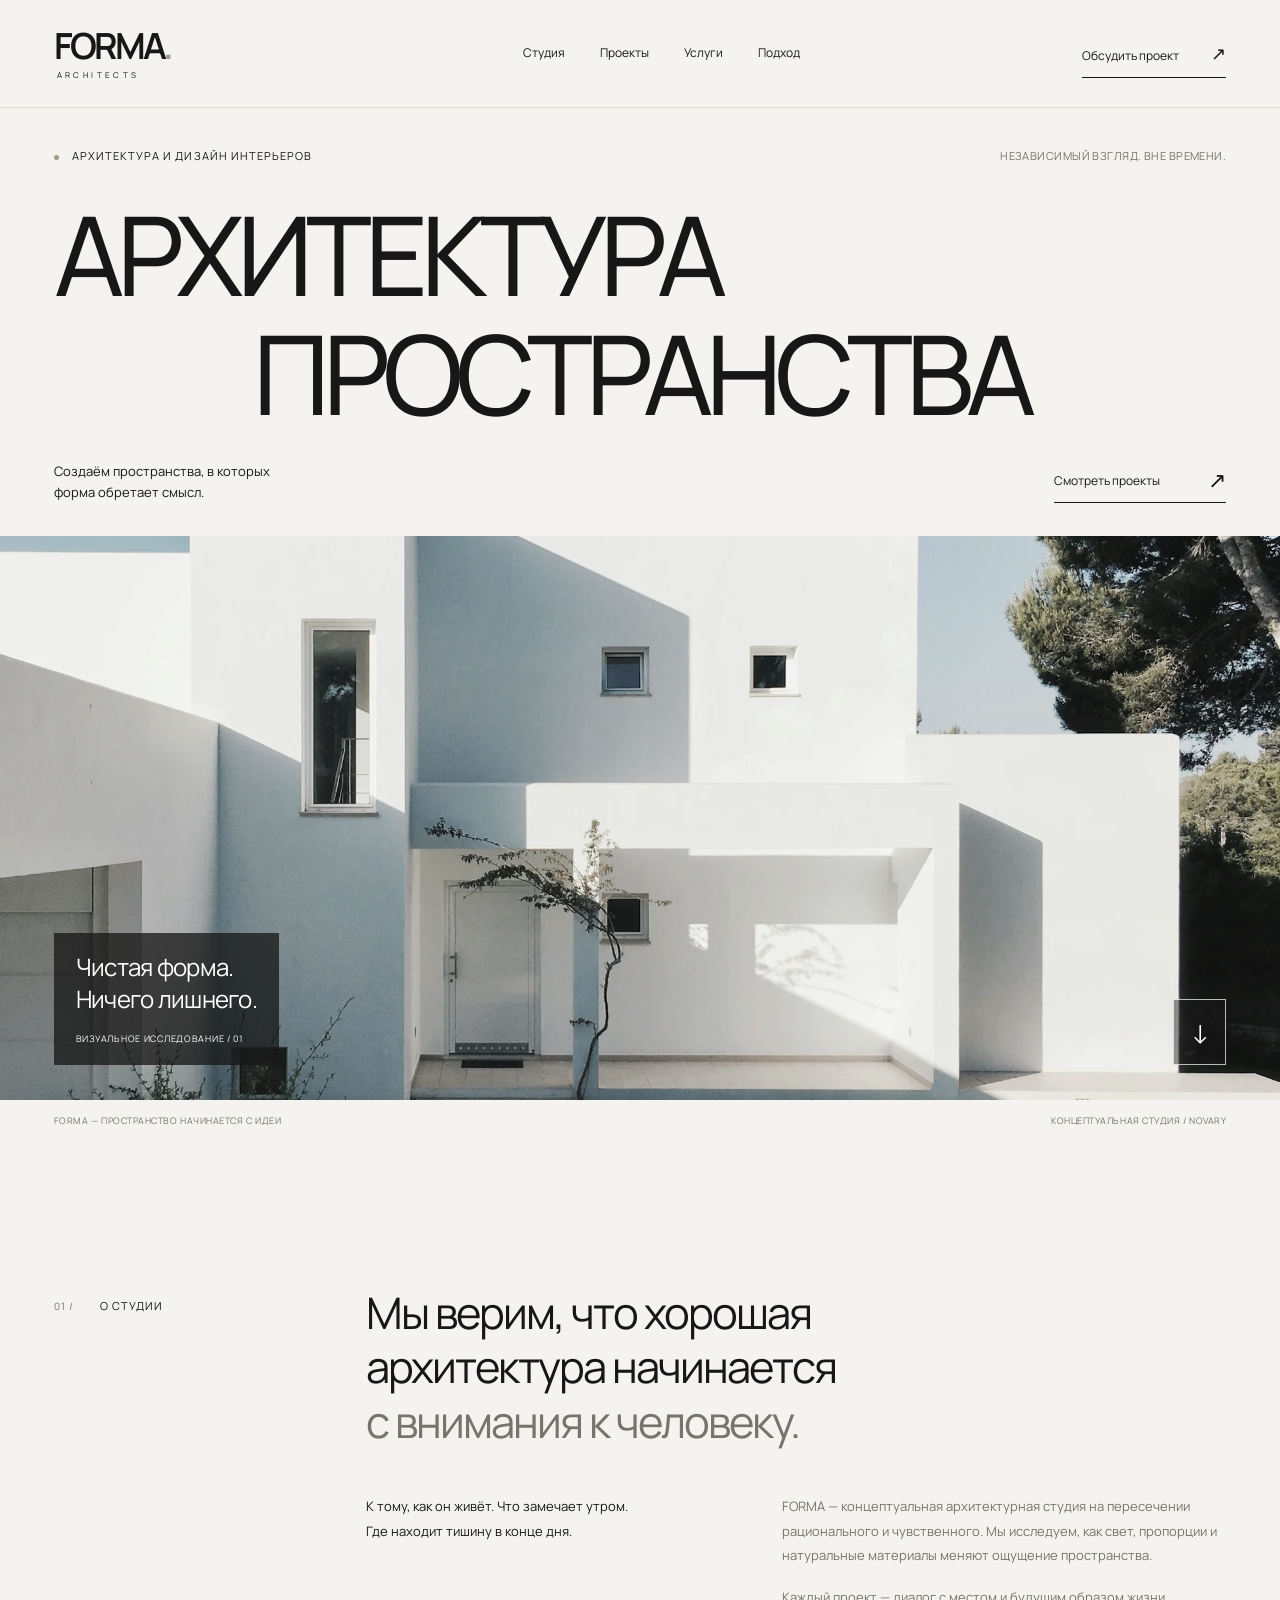
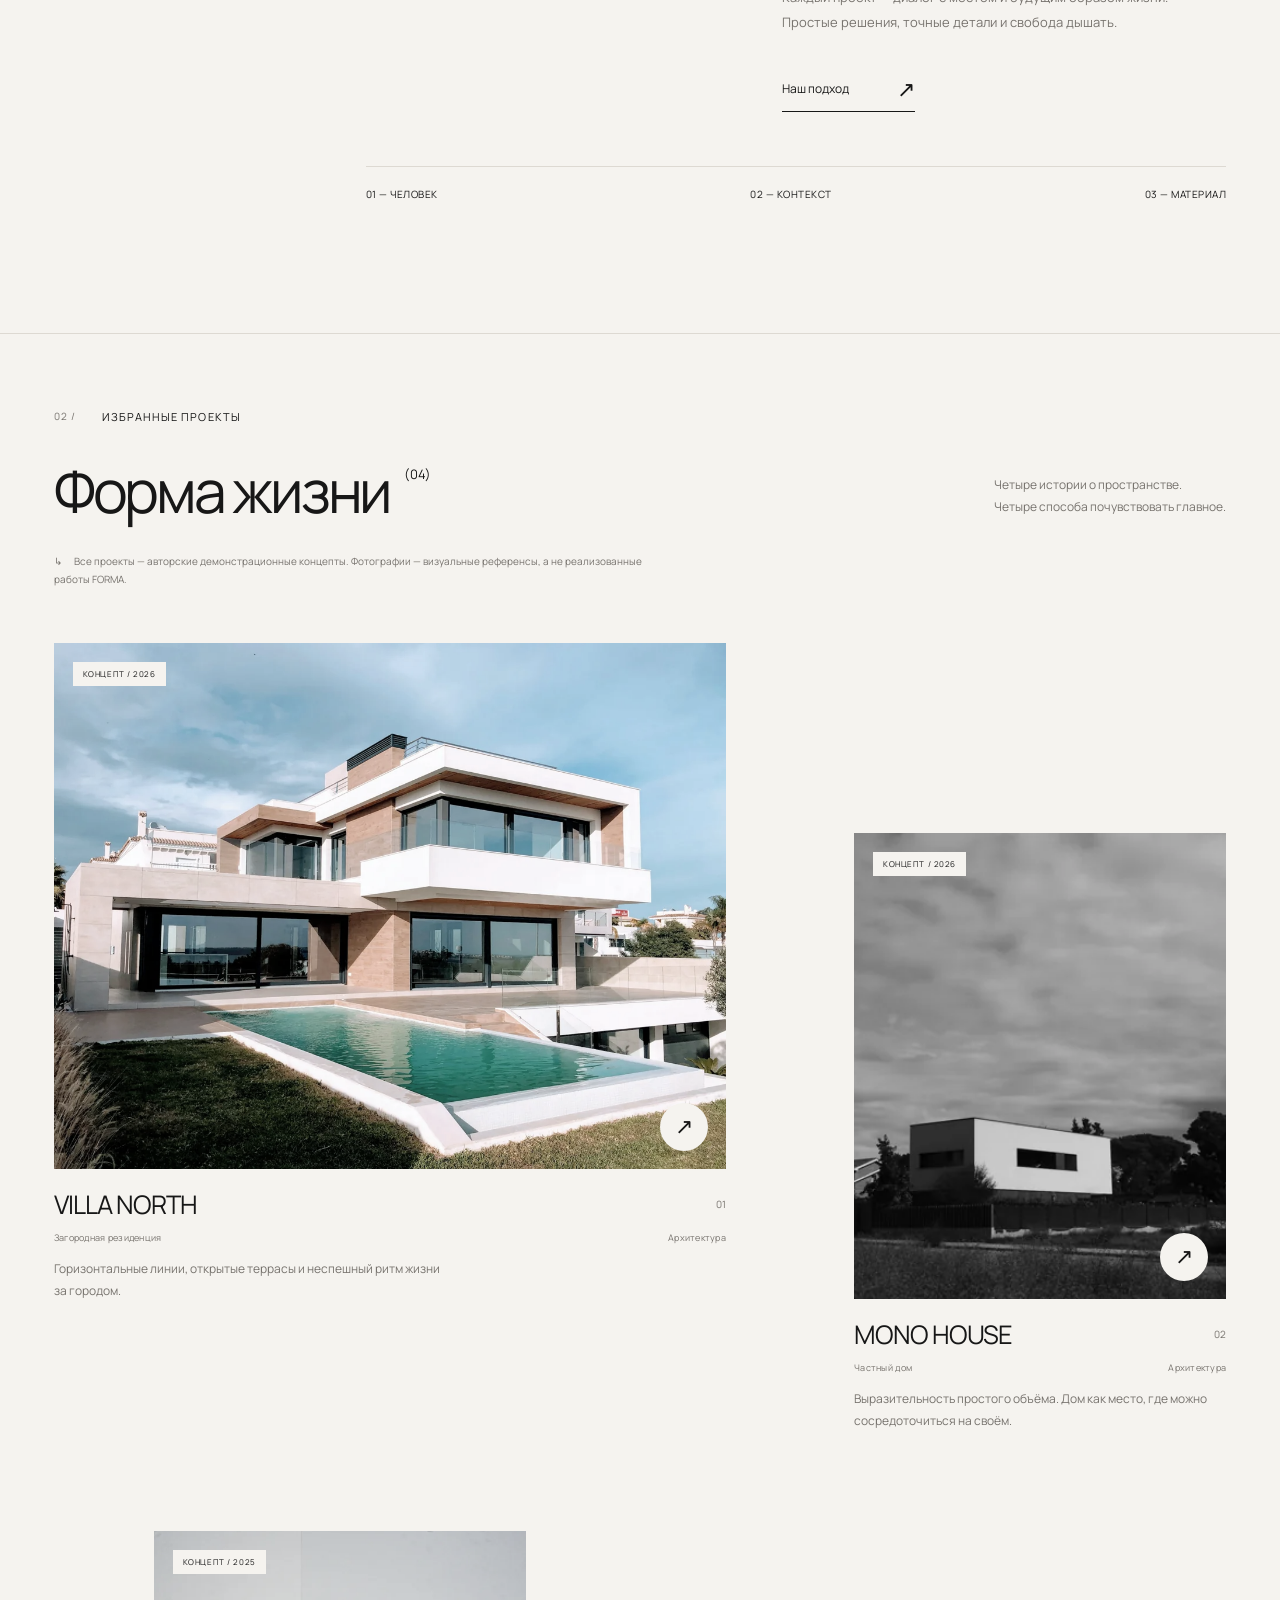
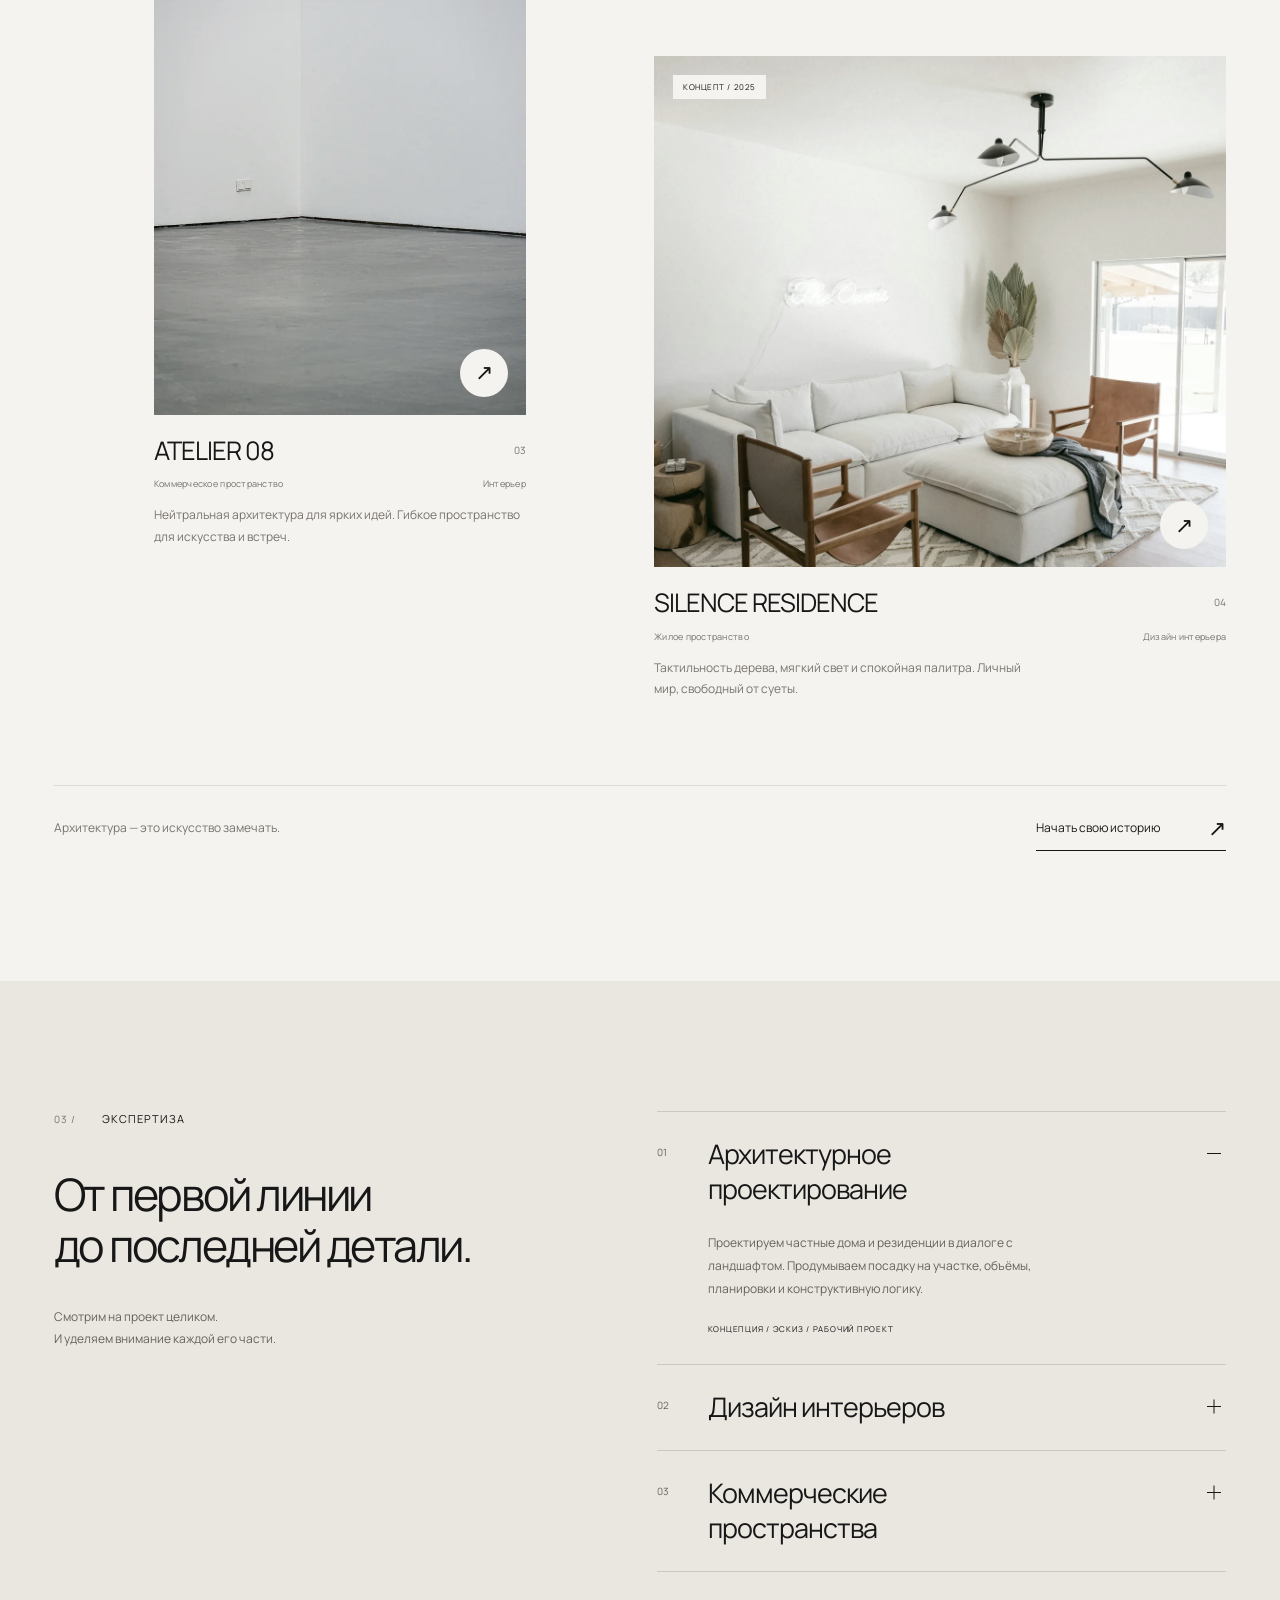
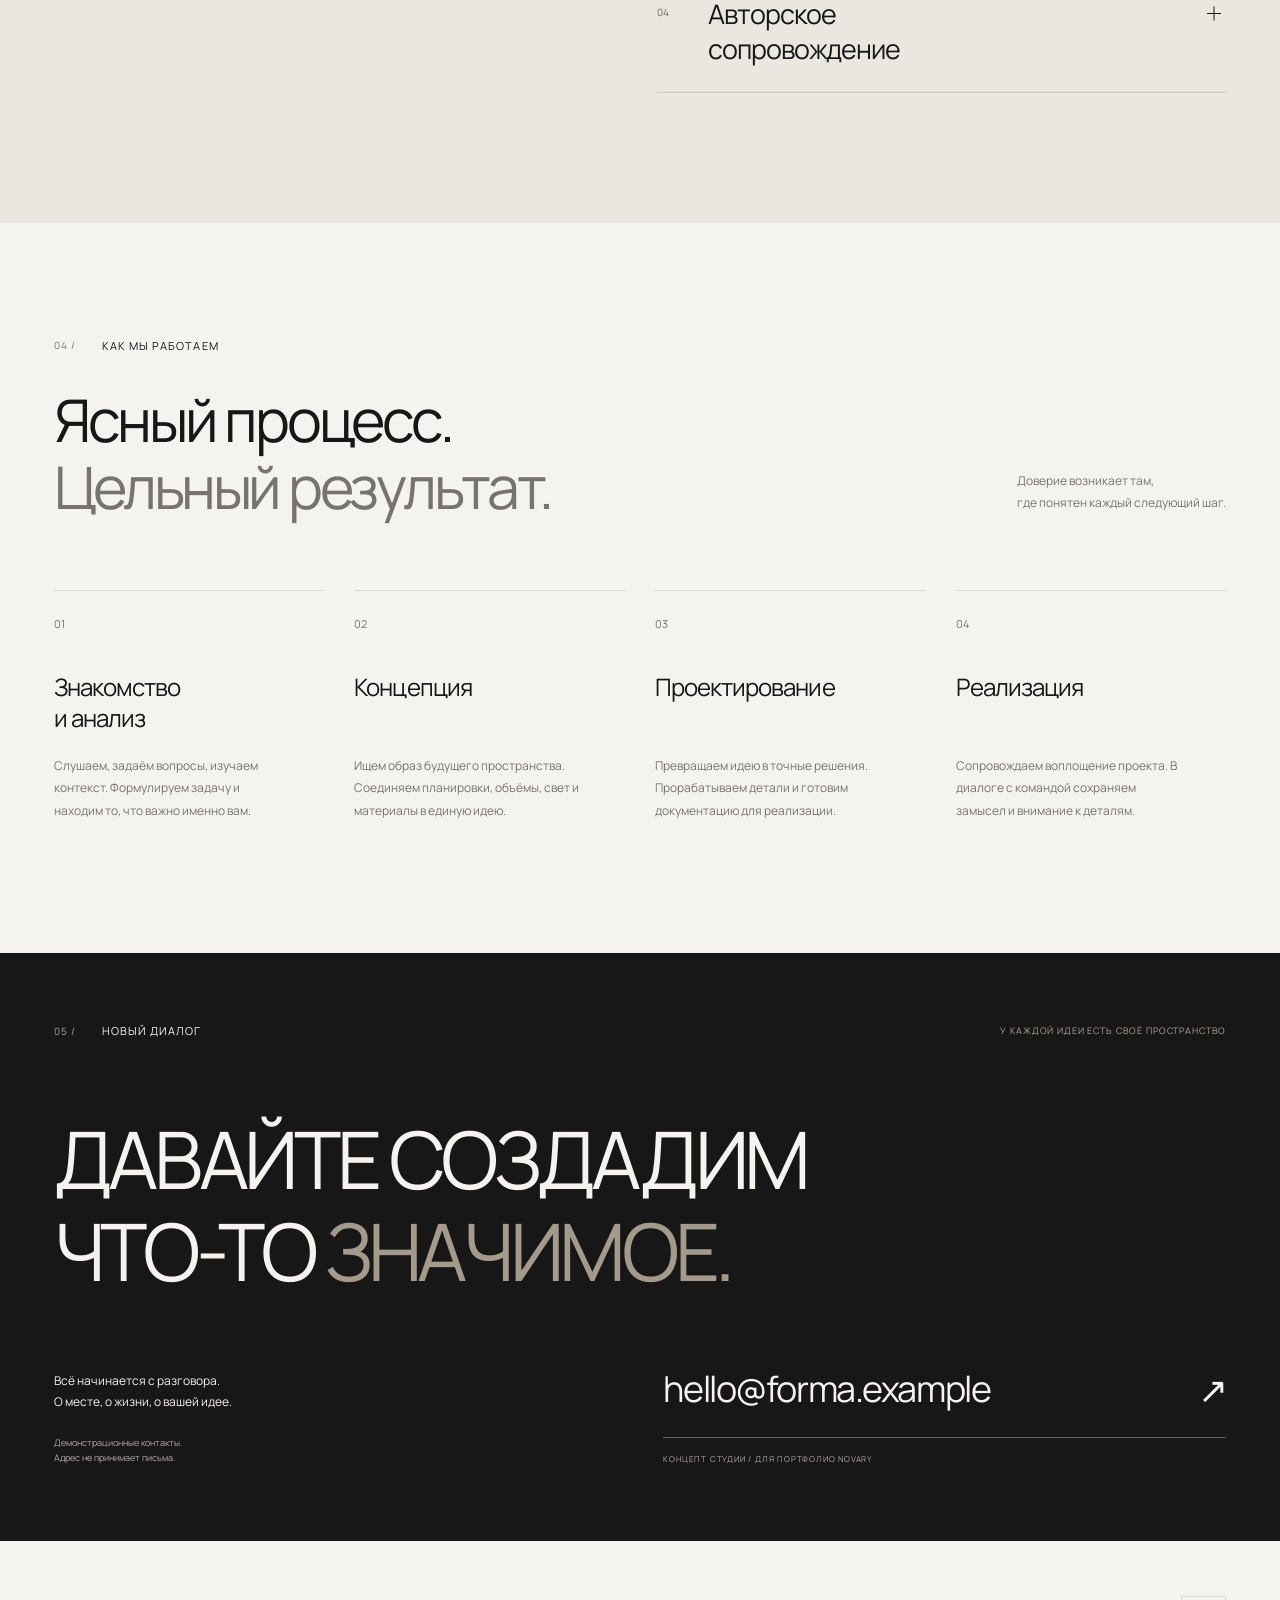
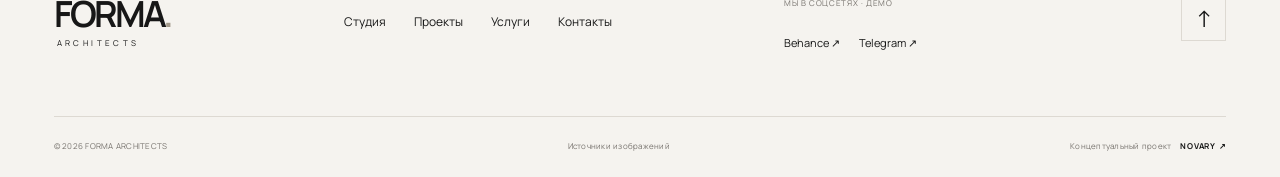
<file: index.html>
<!doctype html>
<html lang="ru">
<head>
  <meta charset="UTF-8">
  <meta name="viewport" content="width=device-width, initial-scale=1">
  <meta name="theme-color" content="#F5F3EF">
  <meta name="description" content="FORMA ARCHITECTS — концептуальная архитектурная студия. Архитектура, интерьеры и пространства для жизни. Портфолио и демонстрационный проект AI-студии NOVARY.">
  <link rel="canonical" href="https://egprefanov7117.github.io/forma-architects/">
  <meta property="og:type" content="website">
  <meta property="og:locale" content="ru_RU">
  <meta property="og:site_name" content="FORMA ARCHITECTS — концепт NOVARY">
  <meta property="og:url" content="https://egprefanov7117.github.io/forma-architects/">
  <meta property="og:title" content="FORMA ARCHITECTS — Архитектура пространства">
  <meta property="og:description" content="Чистые формы. Естественный свет. Пространства, в которых хочется жить. Концептуальный проект NOVARY.">
  <meta property="og:image" content="https://egprefanov7117.github.io/forma-architects/assets/images/social-preview.jpg">
  <meta property="og:image:secure_url" content="https://egprefanov7117.github.io/forma-architects/assets/images/social-preview.jpg">
  <meta property="og:image:type" content="image/jpeg">
  <meta property="og:image:width" content="1200">
  <meta property="og:image:height" content="630">
  <meta property="og:image:alt" content="FORMA ARCHITECTS — архитектура пространства. Концептуальный проект NOVARY и белая современная вилла.">
  <meta name="twitter:card" content="summary_large_image">
  <meta name="twitter:title" content="FORMA ARCHITECTS — Архитектура пространства">
  <meta name="twitter:description" content="Архитектура, свет и пространства для жизни. Демонстрационный проект AI-студии NOVARY.">
  <meta name="twitter:image" content="https://egprefanov7117.github.io/forma-architects/assets/images/social-preview.jpg">
  <meta name="twitter:image:alt" content="FORMA ARCHITECTS — архитектура пространства. Концептуальный проект NOVARY и белая современная вилла.">
  <title>FORMA ARCHITECTS — Архитектура пространства</title>
  <link rel="icon" href="assets/favicon.svg" type="image/svg+xml">
  <link rel="preload" href="assets/fonts/manrope.woff" as="font" type="font/woff" crossorigin>
  <link rel="stylesheet" href="styles.css">
  <script src="script.js" defer></script>
</head>
<body>
  <a class="skip-link" href="#main">Перейти к содержимому</a>
  <header class="header" id="top">
    <a class="logo" href="#top" aria-label="FORMA ARCHITECTS — на главную"><span>FORMA<span class="logo-dot">.</span></span><span class="logo-sub">ARCHITECTS</span></a>
    <nav class="desktop-nav" aria-label="Основная навигация">
      <a href="#about">Студия</a><a href="#projects">Проекты</a><a href="#services">Услуги</a><a href="#process">Подход</a>
    </nav>
    <a class="header-contact" href="#contact">Обсудить проект <span aria-hidden="true">↗</span></a>
    <button class="menu-toggle" type="button" aria-controls="mobile-menu" aria-expanded="false" aria-label="Открыть меню"><span></span><span></span></button>
    <nav id="mobile-menu" class="mobile-menu" aria-label="Мобильная навигация" hidden>
      <span class="eyebrow">FORMA / НАВИГАЦИЯ</span>
      <a href="#about">Студия <span>01</span></a><a href="#projects">Проекты <span>02</span></a><a href="#services">Услуги <span>03</span></a><a href="#process">Подход <span>04</span></a><a href="#contact">Контакты <span>↗</span></a>
      <p>Архитектура. Интерьеры. Человек.</p>
    </nav>
  </header>

  <main id="main">
    <section class="hero" aria-labelledby="hero-title">
      <div class="hero-kicker"><span class="eyebrow"><span class="status-dot" aria-hidden="true"></span> Архитектура и дизайн интерьеров</span><span class="eyebrow hero-edition">Независимый взгляд. Вне времени.</span></div>
      <h1 id="hero-title">АРХИТЕКТУРА<br><span>ПРОСТРАНСТВА</span></h1>
      <div class="hero-bottom"><p>Создаём пространства, в которых<br>форма обретает смысл.</p><a class="text-link" href="#projects">Смотреть проекты <span aria-hidden="true">↗</span></a></div>
      <figure class="hero-figure">
        <img src="assets/images/hero-2000.webp" srcset="assets/images/hero-640.webp 640w, assets/images/hero-1200.webp 1200w, assets/images/hero-2000.webp 2000w" sizes="100vw" width="2200" height="2200" alt="Белая современная вилла: геометричные объёмы, высокие окна и сад в солнечном свете" fetchpriority="high">
        <figcaption><span>Чистая форма.<br>Ничего лишнего.</span><span class="hero-photo-note">Визуальное исследование / 01</span></figcaption>
        <a class="scroll-cue" href="#about" aria-label="Прокрутить к разделу о студии"><span aria-hidden="true">↓</span></a>
      </figure>
      <div class="image-caption"><span>FORMA — пространство начинается с идеи</span><span>Концептуальная студия / NOVARY</span></div>
    </section>

    <section id="about" class="about section-pad" aria-labelledby="about-title">
      <div class="section-label"><span class="section-number">01 /</span><span>О студии</span></div>
      <div class="about-content">
        <h2 id="about-title" class="statement" data-reveal>Мы верим, что хорошая<br class="desktop-break"> архитектура начинается<br class="desktop-break"> <span>с внимания к человеку.</span></h2>
        <div class="about-details" data-reveal><p>К тому, как он живёт. Что замечает утром.<br>Где находит тишину в конце дня.</p><div><p>FORMA — концептуальная архитектурная студия на пересечении рационального и чувственного. Мы исследуем, как свет, пропорции и натуральные материалы меняют ощущение пространства.</p><p>Каждый проект — диалог с местом и будущим образом жизни. Простые решения, точные детали и свобода дышать.</p><a class="text-link" href="#process">Наш подход <span aria-hidden="true">↗</span></a></div></div>
        <div class="principles" data-reveal><span>01 — Человек</span><span>02 — Контекст</span><span>03 — Материал</span></div>
      </div>
    </section>

    <section id="projects" class="projects section-pad" aria-labelledby="projects-title">
      <div class="section-top"><div><div class="section-label"><span class="section-number">02 /</span><span>Избранные проекты</span></div><h2 id="projects-title" class="section-title" data-reveal>Форма жизни<span class="sup">(04)</span></h2></div><p class="section-aside">Четыре истории о пространстве.<br>Четыре способа почувствовать главное.</p></div>
      <p class="concept-note"><span aria-hidden="true">↳</span> Все проекты — авторские демонстрационные концепты. Фотографии — визуальные референсы, а не реализованные работы FORMA.</p>
      <div class="project-grid">
        <article class="project project-wide" id="villa-north" data-reveal>
          <button class="project-open" data-project="villa" type="button" aria-haspopup="dialog" aria-label="Подробнее о концепте VILLA NORTH"><span class="project-image"><img src="assets/images/villa-north-1200.webp" srcset="assets/images/villa-north-640.webp 640w, assets/images/villa-north-1200.webp 1200w, assets/images/villa-north-2000.webp 2000w" sizes="(max-width: 700px) 92vw, 56vw" width="2200" height="1650" alt="Современная резиденция с широкими террасами и бассейном" loading="lazy" decoding="async"><span class="project-tag">Концепт / 2026</span><span class="project-arrow" aria-hidden="true">↗</span></span><span class="project-heading"><span>VILLA NORTH</span><span class="project-index">01</span></span><span class="project-meta">Загородная резиденция <span>Архитектура</span></span></button>
          <p class="project-description">Горизонтальные линии, открытые террасы и неспешный ритм жизни за городом.</p>
        </article>
        <article class="project project-narrow" id="mono-house" data-reveal>
          <button class="project-open" data-project="mono" type="button" aria-haspopup="dialog" aria-label="Подробнее о концепте MONO HOUSE"><span class="project-image"><img src="assets/images/mono-house-1200.webp" srcset="assets/images/mono-house-640.webp 640w, assets/images/mono-house-1200.webp 1200w" sizes="(max-width: 700px) 92vw, 36vw" width="2000" height="1333" alt="Минималистичный белый частный дом с тёмными ленточными окнами, монохромная фотография" loading="lazy" decoding="async"><span class="project-tag">Концепт / 2026</span><span class="project-arrow" aria-hidden="true">↗</span></span><span class="project-heading"><span>MONO HOUSE</span><span class="project-index">02</span></span><span class="project-meta">Частный дом <span>Архитектура</span></span></button>
          <p class="project-description">Выразительность простого объёма. Дом как место, где можно сосредоточиться на своём.</p>
        </article>
        <article class="project project-atelier" id="atelier-08" data-reveal>
          <button class="project-open" data-project="atelier" type="button" aria-haspopup="dialog" aria-label="Подробнее о концепте ATELIER 08"><span class="project-image"><img src="assets/images/atelier-08-1200.webp" srcset="assets/images/atelier-08-640.webp 640w, assets/images/atelier-08-1200.webp 1200w" sizes="(max-width: 700px) 92vw, 36vw" width="2200" height="3300" alt="Сдержанное галерейное пространство с белыми стенами, бетонным полом и естественным светом" loading="lazy" decoding="async"><span class="project-tag">Концепт / 2025</span><span class="project-arrow" aria-hidden="true">↗</span></span><span class="project-heading"><span>ATELIER 08</span><span class="project-index">03</span></span><span class="project-meta">Коммерческое пространство <span>Интерьер</span></span></button>
          <p class="project-description">Нейтральная архитектура для ярких идей. Гибкое пространство для искусства и встреч.</p>
        </article>
        <article class="project project-silence" id="silence-residence" data-reveal>
          <button class="project-open" data-project="silence" type="button" aria-haspopup="dialog" aria-label="Подробнее о концепте SILENCE RESIDENCE"><span class="project-image"><img src="assets/images/silence-residence-1200.webp" srcset="assets/images/silence-residence-640.webp 640w, assets/images/silence-residence-1200.webp 1200w, assets/images/silence-residence-2000.webp 2000w" sizes="(max-width: 700px) 92vw, 52vw" width="2200" height="3300" alt="Светлая гостиная с деревянными креслами, белым диваном и натуральными фактурами" loading="lazy" decoding="async"><span class="project-tag">Концепт / 2025</span><span class="project-arrow" aria-hidden="true">↗</span></span><span class="project-heading"><span>SILENCE RESIDENCE</span><span class="project-index">04</span></span><span class="project-meta">Жилое пространство <span>Дизайн интерьера</span></span></button>
          <p class="project-description">Тактильность дерева, мягкий свет и спокойная палитра. Личный мир, свободный от суеты.</p>
        </article>
      </div>
      <div class="projects-end"><span>Архитектура — это искусство замечать.</span><a class="text-link" href="#contact">Начать свою историю <span aria-hidden="true">↗</span></a></div>
    </section>

    <section id="services" class="services section-pad" aria-labelledby="services-title">
      <div class="services-intro"><div class="section-label"><span class="section-number">03 /</span><span>Экспертиза</span></div><h2 id="services-title" class="section-title" data-reveal>От первой линии<br>до последней детали.</h2><p>Смотрим на проект целиком.<br>И уделяем внимание каждой его части.</p></div>
      <div class="service-list" data-reveal>
        <details open><summary><span class="service-number">01</span><h3>Архитектурное<br>проектирование</h3><span class="plus" aria-hidden="true"></span></summary><div class="service-body"><p>Проектируем частные дома и резиденции в диалоге с ландшафтом. Продумываем посадку на участке, объёмы, планировки и конструктивную логику.</p><span class="eyebrow">Концепция / Эскиз / Рабочий проект</span></div></details>
        <details><summary><span class="service-number">02</span><h3>Дизайн интерьеров</h3><span class="plus" aria-hidden="true"></span></summary><div class="service-body"><p>Создаём цельную среду для повседневной жизни: от сценариев и планировок до освещения, материалов и предметов. Тактильную, удобную и личную.</p><span class="eyebrow">Планировка / Материалы / Свет</span></div></details>
        <details><summary><span class="service-number">03</span><h3>Коммерческие<br>пространства</h3><span class="plus" aria-hidden="true"></span></summary><div class="service-body"><p>Переводим характер бренда на язык пространства. Исследуем путь посетителя и создаём выразительную среду для работы, встреч и новых впечатлений.</p><span class="eyebrow">Стратегия / Пространство / Опыт</span></div></details>
        <details><summary><span class="service-number">04</span><h3>Авторское<br>сопровождение</h3><span class="plus" aria-hidden="true"></span></summary><div class="service-body"><p>Помогаем сохранить идею на каждом этапе реализации. Сверяем решения с проектом, обсуждаем детали с подрядчиками и подбираем материалы.</p><span class="eyebrow">Детали / Координация / Комплектация</span></div></details>
      </div>
    </section>

    <section id="process" class="process section-pad" aria-labelledby="process-title">
      <div class="section-top"><div><div class="section-label"><span class="section-number">04 /</span><span>Как мы работаем</span></div><h2 id="process-title" class="section-title" data-reveal>Ясный процесс.<br><span class="muted">Цельный результат.</span></h2></div><p class="section-aside">Доверие возникает там,<br>где понятен каждый следующий шаг.</p></div>
      <ol class="process-grid"><li data-reveal><span class="step-number">01</span><h3>Знакомство<br>и анализ</h3><p>Слушаем, задаём вопросы, изучаем контекст. Формулируем задачу и находим то, что важно именно вам.</p></li><li data-reveal><span class="step-number">02</span><h3>Концепция</h3><p>Ищем образ будущего пространства. Соединяем планировки, объёмы, свет и материалы в единую идею.</p></li><li data-reveal><span class="step-number">03</span><h3>Проектирование</h3><p>Превращаем идею в точные решения. Прорабатываем детали и готовим документацию для реализации.</p></li><li data-reveal><span class="step-number">04</span><h3>Реализация</h3><p>Сопровождаем воплощение проекта. В диалоге с командой сохраняем замысел и внимание к деталям.</p></li></ol>
    </section>

    <section id="contact" class="contact section-pad" aria-labelledby="contact-title">
      <div class="contact-top"><div class="section-label"><span class="section-number">05 /</span><span>Новый диалог</span></div><span class="eyebrow">У каждой идеи есть своё пространство</span></div>
      <h2 id="contact-title" data-reveal>ДАВАЙТЕ СОЗДАДИМ<br>ЧТО-ТО <span>ЗНАЧИМОЕ.</span></h2>
      <div class="contact-bottom"><div><p>Всё начинается с разговора.<br>О месте, о жизни, о вашей идее.</p><p class="demo-contact-note">Демонстрационные контакты.<br>Адрес не принимает письма.</p></div><div class="contact-actions"><button class="email-button" type="button" data-contact-demo>hello@forma.example <span aria-hidden="true">↗</span></button><span class="contact-hint">Концепт студии / для портфолио NOVARY</span></div></div>
    </section>
  </main>

  <footer class="footer">
    <div class="footer-top"><a class="logo" href="#top" aria-label="FORMA ARCHITECTS — наверх"><span>FORMA<span class="logo-dot">.</span></span><span class="logo-sub">ARCHITECTS</span></a><nav class="footer-nav" aria-label="Навигация в подвале"><a href="#about">Студия</a><a href="#projects">Проекты</a><a href="#services">Услуги</a><a href="#contact">Контакты</a></nav><div class="socials"><span>Мы в соцсетях · демо</span><button type="button" data-social="Behance">Behance ↗</button><button type="button" data-social="Telegram">Telegram ↗</button></div><a class="back-top" href="#top" aria-label="Вернуться наверх">↑</a></div>
    <div class="footer-bottom"><span>© 2026 FORMA ARCHITECTS</span><a href="credits.html">Источники изображений</a><span>Концептуальный проект <span class="novary">NOVARY ↗</span></span></div>
  </footer>

  <dialog class="project-dialog" aria-labelledby="dialog-title"><div class="dialog-content"><button class="dialog-close" type="button" aria-label="Закрыть проект">Закрыть <span aria-hidden="true">×</span></button><div class="dialog-image"></div><div class="dialog-copy"><span class="eyebrow" id="dialog-meta"></span><h2 id="dialog-title"></h2><p id="dialog-description"></p><dl class="dialog-facts"></dl><p class="dialog-disclaimer">Демонстрационный концепт. Фотография — независимый визуальный референс, а не изображение реализованного проекта FORMA.</p><a class="text-link dialog-contact" href="#contact">Обсудить вашу идею <span aria-hidden="true">↗</span></a></div></div></dialog>
  <dialog class="demo-dialog" aria-labelledby="demo-title"><button class="demo-close" type="button" aria-label="Закрыть уведомление">×</button><span class="eyebrow">FORMA / NOVARY</span><h2 id="demo-title">Это начало идеи.</h2><p id="demo-description"></p><button class="text-link demo-dismiss" type="button">Вернуться к пространствам <span aria-hidden="true">↗</span></button></dialog>
  <noscript><p class="noscript-note">Описания проектов и вся навигация доступны без JavaScript. Для открытия подробных концепций включите JavaScript.</p></noscript>
</body>
</html>
</file>
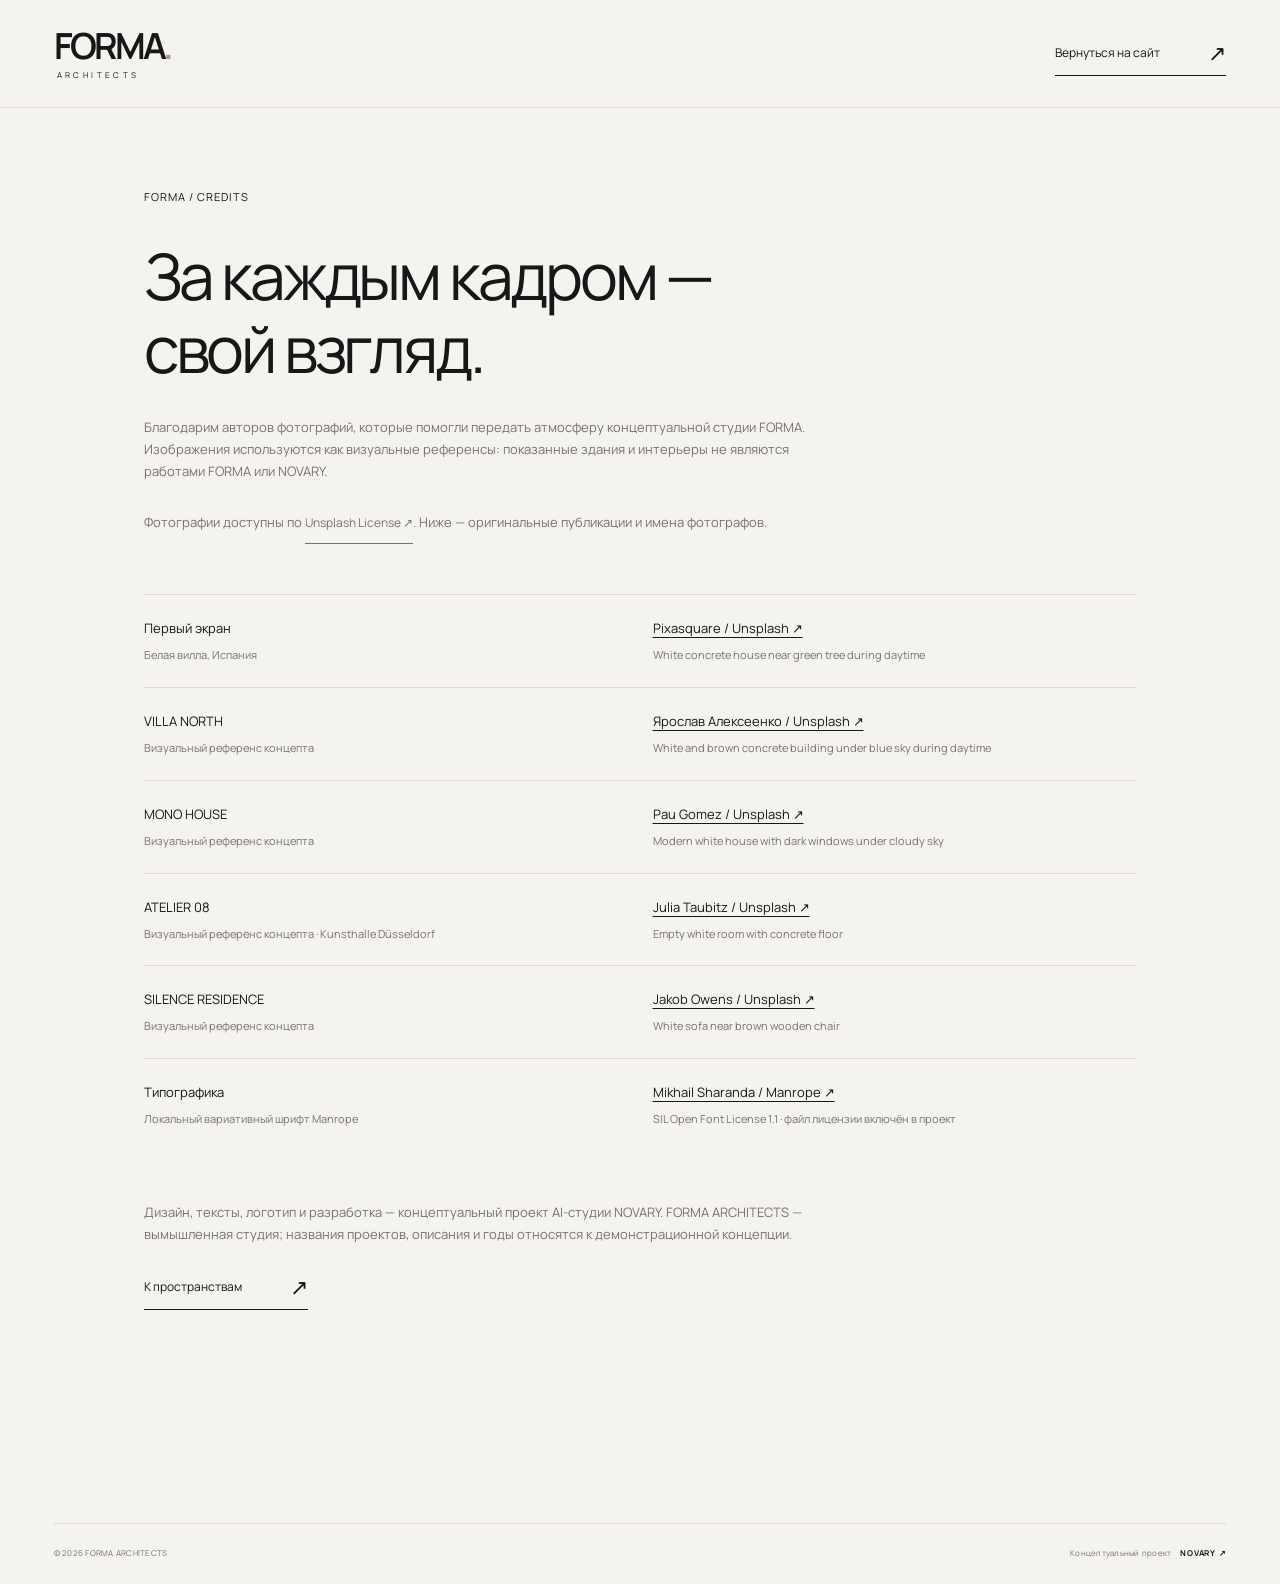
<file: credits.html>
<!doctype html>
<html lang="ru">
<head>
  <meta charset="UTF-8">
  <meta name="viewport" content="width=device-width, initial-scale=1">
  <meta name="description" content="Фотографы, источники изображений и лицензии концептуального сайта FORMA ARCHITECTS.">
  <meta name="theme-color" content="#F5F3EF">
  <link rel="canonical" href="https://egprefanov7117.github.io/forma-architects/credits.html">
  <meta property="og:type" content="website">
  <meta property="og:locale" content="ru_RU">
  <meta property="og:site_name" content="FORMA ARCHITECTS — концепт NOVARY">
  <meta property="og:url" content="https://egprefanov7117.github.io/forma-architects/credits.html">
  <meta property="og:title" content="Источники и авторы — FORMA ARCHITECTS">
  <meta property="og:description" content="Фотографы, источники изображений и лицензии демонстрационного проекта NOVARY. Все фотографии — независимые визуальные референсы.">
  <meta property="og:image" content="https://egprefanov7117.github.io/forma-architects/assets/images/social-preview.jpg">
  <meta property="og:image:secure_url" content="https://egprefanov7117.github.io/forma-architects/assets/images/social-preview.jpg">
  <meta property="og:image:type" content="image/jpeg">
  <meta property="og:image:width" content="1200">
  <meta property="og:image:height" content="630">
  <meta property="og:image:alt" content="FORMA ARCHITECTS — архитектура пространства. Концептуальный проект NOVARY и белая современная вилла.">
  <meta name="twitter:card" content="summary_large_image">
  <meta name="twitter:title" content="Источники и авторы — FORMA ARCHITECTS">
  <meta name="twitter:description" content="Фотографии и лицензии концептуального сайта FORMA ARCHITECTS для портфолио NOVARY.">
  <meta name="twitter:image" content="https://egprefanov7117.github.io/forma-architects/assets/images/social-preview.jpg">
  <meta name="twitter:image:alt" content="FORMA ARCHITECTS — архитектура пространства. Концептуальный проект NOVARY и белая современная вилла.">
  <title>Источники и авторы — FORMA ARCHITECTS</title>
  <link rel="icon" href="assets/favicon.svg" type="image/svg+xml">
  <link rel="stylesheet" href="styles.css">
</head>
<body>
  <a class="skip-link" href="#main">Перейти к содержимому</a>
  <header class="header"><a class="logo" href="./" aria-label="FORMA ARCHITECTS — главная"><span>FORMA<span class="logo-dot">.</span></span><span class="logo-sub">ARCHITECTS</span></a><a class="text-link" href="./">Вернуться на сайт <span aria-hidden="true">↗</span></a></header>
  <main id="main" class="credits-page"><span class="eyebrow">FORMA / Credits</span><h1>За каждым кадром —<br>свой взгляд.</h1><p>Благодарим авторов фотографий, которые помогли передать атмосферу концептуальной студии FORMA. Изображения используются как визуальные референсы: показанные здания и интерьеры не являются работами FORMA или NOVARY.</p><p>Фотографии доступны по <a class="text-link" href="https://unsplash.com/license">Unsplash License ↗</a>. Ниже — оригинальные публикации и имена фотографов.</p>
    <ul class="credits-list">
      <li><div>Первый экран<span>Белая вилла, Испания</span></div><div><a href="https://unsplash.com/photos/4ojhpgKpS68">Pixasquare / Unsplash ↗</a><span>White concrete house near green tree during daytime</span></div></li>
      <li><div>VILLA NORTH<span>Визуальный референс концепта</span></div><div><a href="https://unsplash.com/photos/_TPTXZd9mOo">Ярослав Алексеенко / Unsplash ↗</a><span>White and brown concrete building under blue sky during daytime</span></div></li>
      <li><div>MONO HOUSE<span>Визуальный референс концепта</span></div><div><a href="https://unsplash.com/photos/JFj3NcgG-IU">Pau Gomez / Unsplash ↗</a><span>Modern white house with dark windows under cloudy sky</span></div></li>
      <li><div>ATELIER 08<span>Визуальный референс концепта · Kunsthalle Düsseldorf</span></div><div><a href="https://unsplash.com/photos/WPD64XgO5zk">Julia Taubitz / Unsplash ↗</a><span>Empty white room with concrete floor</span></div></li>
      <li><div>SILENCE RESIDENCE<span>Визуальный референс концепта</span></div><div><a href="https://unsplash.com/photos/nQBc6clG3X4">Jakob Owens / Unsplash ↗</a><span>White sofa near brown wooden chair</span></div></li>
      <li><div>Типографика<span>Локальный вариативный шрифт Manrope</span></div><div><a href="https://github.com/sharanda/manrope">Mikhail Sharanda / Manrope ↗</a><span>SIL Open Font License 1.1 · файл лицензии включён в проект</span></div></li>
    </ul>
    <p>Дизайн, тексты, логотип и разработка — концептуальный проект AI-студии NOVARY. FORMA ARCHITECTS — вымышленная студия; названия проектов, описания и годы относятся к демонстрационной концепции.</p><a class="text-link" href="./#projects">К пространствам <span aria-hidden="true">↗</span></a>
  </main>
  <footer class="footer"><div class="footer-bottom"><span>© 2026 FORMA ARCHITECTS</span><span>Концептуальный проект <span class="novary">NOVARY ↗</span></span></div></footer>
</body>
</html>
</file>
<file: styles.css>
@font-face {
  font-family:Manrope;
  src:url('assets/fonts/manrope.woff') format('woff');
  font-style:normal;
  font-weight:200 800;
  font-display:swap
}
:root {
  --bg:#f5f3ef;
  --surface:#fff;
  --ink:#171717;
  --muted:#77736e;
  --accent:#a39a8b;
  --line:#ddd9d2;
  --gutter:clamp(22px,4.2vw,80px)
}
*,*::before,*::after {
  box-sizing:border-box
}
html {
  scroll-behavior:smooth;
  scroll-padding-top:35px
}
body {
  margin:0;
  background:var(--bg);
  color:var(--ink);
  font:400 15px/1.7 Manrope,Arial,sans-serif;
  -webkit-font-smoothing:antialiased
}
body.is-locked {
  overflow:hidden
}
::selection {
  background:#d4cec2
}
a {
  color:inherit;
  text-decoration:none
}
button {
  font:inherit;
  color:inherit;
  cursor:pointer
}
button,a,summary {
  -webkit-tap-highlight-color:transparent
}
button {
  border:0
}
img {
  display:block;
  width:100%;
  height:100%;
  object-fit:cover
}
figure,p,h1,h2,h3 {
  margin:0
}
button:focus-visible,a:focus-visible,summary:focus-visible {
  outline:2px solid currentColor;
  outline-offset:6px
}
button:disabled {
  cursor:default
}
a,button,summary {
  touch-action:manipulation
}
.skip-link {
  position:fixed;
  z-index:100;
  top:12px;
  left:12px;
  padding:10px 20px;
  background:var(--ink);
  color:#fff;
  transform:translateY(-160%)
}
.skip-link:focus {
  transform:none
}
.eyebrow,.section-label {
  font-size:11px;
  letter-spacing:.095em;
  text-transform:uppercase
}
.header {
  height:108px;
  display:flex;
  align-items:center;
  justify-content:space-between;
  padding:0 var(--gutter);
  position:relative;
  z-index:20;
  border-bottom:1px solid var(--line)
}
.logo {
  display:inline-flex;
  flex-direction:column;
  line-height:1;
  flex-shrink:0
}
.logo>span:first-child {
  font-size:36px;
  letter-spacing:-.085em;
  font-weight:650
}
.logo-dot {
  color:var(--accent)
}
.logo-sub {
  font-size:8px;
  letter-spacing:.42em;
  margin:7px 0 0 3px
}
.desktop-nav {
  display:flex;
  gap:35px;
  margin-left:70px
}
.desktop-nav a,.footer-nav a {
  font-size:12px;
  position:relative;
  padding:12px 0
}
.desktop-nav a::after,.footer-nav a::after {
  content:'';
  position:absolute;
  bottom:5px;
  left:0;
  right:0;
  height:1px;
  background:currentColor;
  transform:scaleX(0);
  transform-origin:left;
  transition:transform .25s
}
.desktop-nav a:hover::after,.footer-nav a:hover::after {
  transform:scaleX(1)
}
.header-contact {
  font-size:12px;
  border-bottom:1px solid var(--ink);
  padding:9px 0
}
.header-contact span {
  margin-left:30px;
  font-size:18px
}
.menu-toggle,.mobile-menu {
  display:none
}
.hero {
  padding-top:39px
}
.hero-kicker {
  display:flex;
  justify-content:space-between;
  padding:0 var(--gutter);
  align-items:center
}
.status-dot {
  display:inline-block;
  width:5px;
  height:5px;
  background:var(--accent);
  border-radius:50%;
  margin-right:10px;
  vertical-align:middle
}
.hero-edition {
  color:var(--muted);
  letter-spacing:.04em
}
.hero h1 {
  font-size:clamp(52px,8.6vw,166px);
  font-weight:450;
  line-height:1.08;
  letter-spacing:-.065em;
  margin:29px var(--gutter) 0
}
.hero h1>span {
  display:block;
  margin-left:17%;
  white-space:nowrap
}
.hero-bottom {
  display:flex;
  align-items:flex-end;
  justify-content:space-between;
  padding:26px var(--gutter) 33px
}
.hero-bottom p {
  font-size:13px;
  line-height:1.65
}
.text-link {
  display:inline-flex;
  justify-content:space-between;
  align-items:center;
  gap:48px;
  padding:11px 0;
  border-bottom:1px solid currentColor;
  background:none;
  font-size:12px;
  line-height:1.6;
  transition:gap .25s
}
.text-link span {
  font-size:22px;
  line-height:1
}
.text-link:hover {
  gap:60px
}
.hero-figure {
  position:relative;
  height:clamp(430px,44vw,740px);
  overflow:hidden;
  background:#b7b9ac
}
.hero-figure>img {
  object-position:50% 48%;
  filter:saturate(.65)
}
.hero-figure figcaption {
  position:absolute;
  bottom:35px;
  left:var(--gutter);
  color:#fff;
  display:flex;
  flex-direction:column;
  gap:16px;
  padding:18px 22px;
  background:rgba(23,23,23,.76)
}
.hero-figure figcaption>span:first-child {
  font-size:24px;
  line-height:1.35;
  letter-spacing:-.03em
}
.hero-photo-note {
  font-size:9px;
  letter-spacing:.08em;
  text-transform:uppercase
}
.scroll-cue {
  position:absolute;
  right:var(--gutter);
  bottom:35px;
  border:1px solid rgba(255,255,255,.7);
  width:53px;
  height:66px;
  display:grid;
  place-items:center;
  color:#fff;
  background:rgba(23,23,23,.45);
  font-size:26px;
  transition:background .25s
}
.scroll-cue:hover {
  background:var(--ink)
}
.image-caption {
  display:flex;
  justify-content:space-between;
  padding:13px var(--gutter);
  font-size:9px;
  letter-spacing:.06em;
  color:var(--muted);
  text-transform:uppercase
}
.section-pad {
  padding:130px var(--gutter)
}
.section-label {
  display:flex;
  align-items:center;
  gap:26px;
  line-height:1.4
}
.section-number {
  color:var(--muted);
  font-size:10px
}
.about {
  display:grid;
  grid-template-columns:1fr 3fr;
  gap:25px;
  padding-top:145px
}
.about>.section-label {
  align-self:start;
  margin-top:12px
}
.statement {
  font-weight:400;
  font-size:clamp(29px,3.4vw,60px);
  line-height:1.25;
  letter-spacing:-.045em
}
.statement span,.muted {
  color:var(--muted)
}
.about-details {
  display:grid;
  grid-template-columns:1fr 1.3fr;
  gap:75px;
  margin-top:45px
}
.about-details p {
  font-size:13px;
  line-height:1.9
}
.about-details>div>p {
  color:var(--muted);
  margin-bottom:17px
}
.about-details .text-link {
  margin-top:15px
}
.principles {
  display:flex;
  justify-content:space-between;
  border-top:1px solid var(--line);
  padding-top:19px;
  margin-top:54px;
  font-size:10px;
  letter-spacing:.05em;
  text-transform:uppercase
}
.projects {
  padding-top:75px;
  border-top:1px solid var(--line)
}
.section-top {
  display:flex;
  align-items:flex-end;
  justify-content:space-between;
  gap:30px
}
.section-title {
  font-size:clamp(35px,4.6vw,80px);
  line-height:1.13;
  font-weight:400;
  letter-spacing:-.055em;
  margin-top:34px
}
.sup {
  font-size:13px;
  letter-spacing:0;
  vertical-align:top;
  display:inline-block;
  margin:9px 0 0 14px
}
.section-aside {
  font-size:12px;
  line-height:1.85;
  color:var(--muted);
  padding-bottom:6px
}
.concept-note {
  font-size:10px;
  color:var(--muted);
  max-width:620px;
  margin:28px 0 55px;
  line-height:1.8
}
.concept-note>span {
  margin-right:10px
}
.project-grid {
  display:grid;
  grid-template-columns:repeat(12,minmax(0,1fr));
  column-gap:28px;
  row-gap:100px;
  align-items:start
}
.project {
  min-width:0
}
.project-wide {
  grid-column:1/8
}
.project-narrow {
  grid-column:9/13;
  margin-top:190px
}
.project-atelier {
  grid-column:2/6
}
.project-silence {
  grid-column:7/13;
  margin-top:125px
}
.project-open {
  display:block;
  width:100%;
  padding:0;
  background:none;
  text-align:left
}
.project-image {
  display:block;
  position:relative;
  overflow:hidden;
  background:var(--line);
  aspect-ratio:1.28
}
.project-narrow .project-image {
  aspect-ratio:.8
}
.project-atelier .project-image {
  aspect-ratio:.77
}
.project-silence .project-image {
  aspect-ratio:1.12
}
.project-image img {
  filter:saturate(.65);
  transition:transform .8s cubic-bezier(.2,.65,.3,1),filter .8s
}
.project-narrow img {
  object-position:61% 70%
}
.project-atelier img {
  object-position:50% 55%
}
.project-silence img {
  object-position:50% 42%
}
.project-tag {
  position:absolute;
  top:19px;
  left:19px;
  background:var(--bg);
  padding:5px 10px;
  font-size:8px;
  letter-spacing:.07em;
  text-transform:uppercase
}
.project-arrow {
  position:absolute;
  right:18px;
  bottom:18px;
  display:grid;
  place-items:center;
  width:48px;
  height:48px;
  border-radius:50%;
  background:var(--bg);
  font-size:22px;
  transition:background .25s,color .25s,transform .3s
}
.project-open:hover .project-arrow {
  background:var(--ink);
  color:var(--bg);
  transform:rotate(45deg)
}
.project-open:hover img {
  transform:scale(1.035);
  filter:saturate(.95)
}
.project-heading {
  display:flex;
  justify-content:space-between;
  align-items:center;
  font-size:clamp(20px,2vw,32px);
  letter-spacing:-.04em;
  margin-top:19px;
  line-height:1.3
}
.project-index {
  font-size:10px;
  letter-spacing:0;
  color:var(--muted)
}
.project-meta {
  display:flex;
  justify-content:space-between;
  gap:10px;
  font-size:9px;
  color:var(--muted);
  margin-top:9px;
  letter-spacing:.03em
}
.project-description {
  font-size:12px;
  color:var(--muted);
  max-width:390px;
  margin-top:13px;
  line-height:1.8
}
.projects-end {
  margin-top:85px;
  border-top:1px solid var(--line);
  padding-top:20px;
  display:flex;
  justify-content:space-between;
  align-items:center
}
.projects-end>span {
  font-size:12px;
  color:var(--muted)
}
.services {
  background:#eae7e0;
  display:grid;
  grid-template-columns:1fr 1.2fr;
  gap:10vw
}
.services .section-title {
  font-size:clamp(33px,3.5vw,62px);
  margin-top:43px
}
.services-intro>p {
  margin-top:35px;
  font-size:12px;
  color:#65615c;
  line-height:1.9
}
.service-list details {
  border-top:1px solid #cdc8bf
}
.service-list details:last-child {
  border-bottom:1px solid #cdc8bf
}
.service-list summary {
  list-style:none;
  display:grid;
  grid-template-columns:35px 1fr 20px;
  align-items:start;
  gap:16px;
  cursor:pointer;
  padding:25px 0
}
.service-list summary::-webkit-details-marker {
  display:none
}
.service-number {
  font-size:10px;
  color:#65615c;
  margin-top:7px
}
.service-list h3 {
  font-size:clamp(21px,2.1vw,32px);
  font-weight:400;
  letter-spacing:-.035em;
  line-height:1.3
}
.plus {
  position:relative;
  width:16px;
  height:16px;
  margin-top:9px
}
.plus::before,.plus::after {
  position:absolute;
  content:'';
  background:var(--ink);
  width:14px;
  height:1px;
  top:7px;
  left:1px;
  transition:transform .25s
}
.plus::after {
  transform:rotate(90deg)
}
details[open] .plus::after {
  transform:rotate(0)
}
.service-body {
  padding:0 30px 28px 51px
}
.service-body p {
  font-size:12px;
  color:#65615c;
  line-height:1.9;
  max-width:380px
}
.service-body>.eyebrow {
  display:block;
  margin-top:22px;
  font-size:8px
}
.process {
  padding-top:115px
}
.process-grid {
  display:grid;
  grid-template-columns:repeat(4,minmax(0,1fr));
  gap:30px;
  margin:70px 0 0;
  padding:0;
  list-style:none
}
.process-grid li {
  border-top:1px solid var(--line);
  padding-top:19px
}
.step-number {
  font-size:11px;
  color:var(--muted)
}
.process-grid h3 {
  font-size:24px;
  font-weight:400;
  letter-spacing:-.04em;
  line-height:1.3;
  margin-top:35px;
  min-height:63px
}
.process-grid p {
  font-size:12px;
  color:var(--muted);
  line-height:1.9;
  margin-top:21px;
  max-width:230px
}
.contact {
  background:var(--ink);
  color:var(--bg);
  padding-top:70px;
  padding-bottom:75px
}
.contact-top {
  display:flex;
  justify-content:space-between;
  gap:20px
}
.contact .section-number {
  color:#aaa49b
}
.contact-top>.eyebrow {
  color:#aaa49b;
  font-size:9px
}
.contact h2 {
  font-size:clamp(38px,6.2vw,110px);
  font-weight:400;
  line-height:1.15;
  letter-spacing:-.055em;
  margin-top:75px
}
.contact h2>span {
  color:#a39a8b
}
.contact-bottom {
  display:flex;
  justify-content:space-between;
  gap:30px;
  align-items:flex-end;
  margin-top:63px
}
.contact-bottom p {
  font-size:12px;
  line-height:1.8
}
.contact-bottom .demo-contact-note {
  font-size:9px;
  line-height:1.7;
  color:#b1aca4;
  margin-top:22px
}
.contact-actions {
  width:48%
}
.email-button {
  padding:0 0 17px;
  background:none;
  border-bottom:1px solid #65615c;
  display:flex;
  justify-content:space-between;
  align-items:center;
  width:100%;
  font-size:clamp(22px,2.8vw,46px);
  letter-spacing:-.04em;
  text-align:left
}
.email-button span {
  font-size:36px;
  margin-left:20px;
  transition:transform .25s
}
.email-button:hover span {
  transform:translateY(-4px)
}
.contact-hint {
  font-size:8px;
  text-transform:uppercase;
  letter-spacing:.1em;
  color:#b1aca4;
  display:block;
  margin-top:14px
}
.footer {
  padding:55px var(--gutter) 24px
}
.footer-top {
  display:flex;
  align-items:flex-start;
  justify-content:space-between;
  gap:30px
}
.footer-nav {
  display:flex;
  gap:28px;
  padding-top:4px
}
.socials {
  display:flex;
  gap:19px;
  align-items:center;
  flex-wrap:wrap;
  max-width:225px
}
.socials>span {
  width:100%;
  font-size:8px;
  color:var(--muted);
  text-transform:uppercase;
  letter-spacing:.08em
}
.socials button {
  background:none;
  padding:0;
  min-height:30px;
  font-size:11px
}
.socials button:hover {
  text-decoration:underline
}
.back-top {
  width:45px;
  height:45px;
  border:1px solid var(--line);
  display:grid;
  place-items:center;
  font-size:23px
}
.footer-bottom {
  display:flex;
  justify-content:space-between;
  gap:20px;
  border-top:1px solid var(--line);
  padding-top:22px;
  margin-top:58px;
  font-size:8px;
  color:var(--muted);
  letter-spacing:.03em
}
.footer-bottom a:hover {
  text-decoration:underline
}
.novary {
  font-weight:700;
  color:var(--ink);
  margin-left:7px;
  letter-spacing:.09em
}
dialog {
  color:var(--ink);
  background:var(--bg);
  border:0;
  padding:0
}
dialog::backdrop {
  background:rgba(23,23,23,.68);
  backdrop-filter:blur(5px)
}
.project-dialog {
  width:min(1080px,94vw);
  max-height:90dvh
}
.dialog-content {
  position:relative;
  display:grid;
  grid-template-columns:1fr 1fr
}
.dialog-image {
  min-height:620px
}
.dialog-image img {
  object-position:center
}
.dialog-copy {
  padding:80px 45px 45px
}
.dialog-copy>.eyebrow {
  color:var(--muted);
  font-size:9px
}
.dialog-copy h2 {
  font-size:40px;
  line-height:1.15;
  letter-spacing:-.05em;
  font-weight:400;
  margin:22px 0
}
.dialog-copy>p {
  font-size:13px;
  line-height:1.9
}
.dialog-close {
  position:absolute;
  right:22px;
  top:16px;
  z-index:1;
  display:flex;
  align-items:center;
  gap:20px;
  background:var(--bg);
  padding:9px 14px;
  font-size:10px
}
.dialog-close>span {
  font-size:22px;
  line-height:1
}
.dialog-facts {
  margin:30px 0;
  font-size:11px
}
.dialog-facts>div {
  display:flex;
  justify-content:space-between;
  gap:20px;
  border-top:1px solid var(--line);
  padding:9px 0
}
.dialog-facts dt {
  color:var(--muted)
}
.dialog-facts dd {
  margin:0;
  text-align:right
}
.dialog-copy>.dialog-disclaimer {
  font-size:9px;
  line-height:1.8;
  color:var(--muted)
}
.dialog-contact {
  margin-top:23px
}
.demo-dialog {
  width:min(500px,90vw);
  padding:55px 40px 40px
}
.demo-close {
  position:absolute;
  right:15px;
  top:10px;
  font-size:28px;
  background:none;
  width:44px;
  height:44px
}
.demo-dialog h2 {
  font-size:34px;
  letter-spacing:-.045em;
  font-weight:400;
  margin:25px 0 18px;
  line-height:1.2
}
.demo-dialog p {
  font-size:13px;
  color:var(--muted);
  line-height:1.9
}
.demo-dismiss {
  margin-top:25px
}
.noscript-note {
  padding:20px var(--gutter);
  font-size:12px
}
.has-js [data-reveal] {
  opacity:0;
  transform:translateY(24px);
  transition:opacity .8s ease,transform .8s cubic-bezier(.2,.65,.3,1)
}
.has-js [data-reveal].is-visible {
  opacity:1;
  transform:none
}
.credits-page {
  padding:75px var(--gutter) 100px;
  max-width:1100px;
  margin:auto
}
.credits-page h1 {
  font-size:clamp(35px,5vw,65px);
  font-weight:400;
  letter-spacing:-.05em;
  line-height:1.15;
  margin:30px 0
}
.credits-page>p {
  max-width:700px;
  color:var(--muted);
  font-size:13px;
  margin:20px 0
}
.credits-list {
  list-style:none;
  padding:0;
  margin:50px 0
}
.credits-list li {
  border-top:1px solid var(--line);
  padding:22px 0;
  display:grid;
  grid-template-columns:1fr 1fr;
  gap:25px;
  font-size:13px
}
.credits-list a {
  text-decoration:underline;
  text-underline-offset:4px
}
.credits-list span {
  display:block;
  color:var(--muted);
  font-size:11px;
  margin-top:7px
}
@media(min-width:1800px) {
  body {
    max-width:2400px;
    margin:auto
  }
  .hero h1 {
    max-width:2100px
  }
  .section-pad {
    padding-top:160px;
    padding-bottom:160px
  }
}
@media(max-width:1100px) {
  .desktop-nav {
    gap:24px;
    margin-left:0
  }
  .header {
    height:95px
  }
  .hero h1 {
    font-size:8.5vw
  }
  .about {
    grid-template-columns:1fr 3.5fr
  }
  .about-details {
    gap:35px
  }
  .services {
    gap:6vw
  }
  .footer-nav {
    gap:18px
  }
  .socials {
    max-width:180px
  }
  .footer-top {
    gap:20px
  }
  .project-grid {
    column-gap:22px
  }
  .project-narrow {
    grid-column:9/13;
    margin-top:130px
  }
  .project-atelier {
    grid-column:1/6
  }
  .project-silence {
    grid-column:7/13
  }
  .project-meta {
    font-size:8px
  }
}
@media(max-width:800px) {
  .desktop-nav {
    gap:20px
  }
  .header-contact {
    display:none
  }
  .section-pad {
    padding-top:90px;
    padding-bottom:90px
  }
  .hero-edition {
    display:none
  }
  .hero h1 {
    font-size:8.6vw
  }
  .hero h1>span {
    margin-left:9%
  }
  .about {
    grid-template-columns:1fr
  }
  .about-content {
    margin-top:20px
  }
  .statement {
    font-size:clamp(31px,4.9vw,45px)
  }
  .about-details {
    gap:40px
  }
  .section-title {
    font-size:45px
  }
  .section-aside {
    font-size:10px
  }
  .services {
    grid-template-columns:1fr;
    gap:50px
  }
  .services-intro {
    display:grid;
    grid-template-columns:1fr 1fr;
    gap:0 30px
  }
  .services-intro .section-label {
    grid-column:1/-1
  }
  .services .section-title {
    font-size:35px;
    margin-top:30px
  }
  .services-intro>p {
    align-self:end;
    margin:0
  }
  .process-grid {
    grid-template-columns:repeat(2,minmax(0,1fr));
    row-gap:45px
  }
  .process-grid h3 {
    margin-top:25px
  }
  .process-grid p {
    max-width:290px
  }
  .contact h2 {
    font-size:6.3vw
  }
  .contact-top>.eyebrow {
    display:none
  }
  .contact-actions {
    width:53%
  }
  .footer-top {
    flex-wrap:wrap
  }
  .footer-nav {
    gap:22px
  }
  .socials {
    order:4;
    width:100%;
    max-width:none;
    margin-top:12px;
    gap:25px
  }
  .socials>span {
    width:auto
  }
  .footer-bottom {
    margin-top:30px
  }
  .dialog-image {
    min-height:520px
  }
  .dialog-copy {
    padding:75px 28px 35px
  }
  .dialog-copy h2 {
    font-size:30px
  }
}
@media(max-width:700px) {
  html {
    scroll-padding-top:20px
  }
  .header {
    height:86px
  }
  .logo>span:first-child {
    font-size:31px
  }
  .logo-sub {
    font-size:7px;
    margin-top:6px
  }
  .desktop-nav {
    display:none
  }
  .header-contact {
    display:block;
    margin-left:auto;
    margin-right:26px;
    font-size:10px;
    border-bottom:0;
    padding:12px 0
  }
  .header-contact span {
    margin-left:10px
  }
  .menu-toggle {
    display:flex;
    flex-direction:column;
    justify-content:center;
    gap:6px;
    width:44px;
    height:44px;
    background:none;
    z-index:22;
    margin-right:-8px
  }
  .menu-toggle>span {
    width:25px;
    height:1px;
    background:var(--ink);
    transition:transform .25s
  }
  .menu-toggle[aria-expanded=true]>span:first-child {
    transform:translateY(3.5px) rotate(45deg)
  }
  .menu-toggle[aria-expanded=true]>span:last-child {
    transform:translateY(-3.5px) rotate(-45deg)
  }
  .mobile-menu:not([hidden]) {
    display:flex;
    position:fixed;
    inset:86px 0 0;
    z-index:21;
    background:var(--bg);
    padding:35px var(--gutter) 25px;
    flex-direction:column;
    overflow-y:auto
  }
  .mobile-menu>.eyebrow {
    color:var(--muted);
    margin-bottom:25px
  }
  .mobile-menu>a {
    border-bottom:1px solid var(--line);
    padding:13px 0;
    font-size:30px;
    letter-spacing:-.04em;
    display:flex;
    justify-content:space-between;
    align-items:center
  }
  .mobile-menu>a>span {
    font-size:11px;
    color:var(--muted);
    letter-spacing:0
  }
  .mobile-menu>p {
    font-size:11px;
    color:var(--muted);
    margin-top:auto;
    padding-top:30px
  }
  .hero {
    padding-top:25px
  }
  .hero-kicker .eyebrow {
    font-size:8px;
    letter-spacing:.06em
  }
  .hero h1 {
    font-size:9.05vw;
    line-height:1.2;
    margin-top:28px;
    letter-spacing:-.06em
  }
  .hero h1>span {
    margin-left:0;
    text-align:right
  }
  .hero-bottom {
    padding-top:24px;
    padding-bottom:27px;
    gap:15px;
    align-items:flex-end
  }
  .hero-bottom p {
    font-size:10px
  }
  .hero-bottom .text-link {
    font-size:10px;
    gap:20px
  }
  .hero-bottom .text-link>span {
    font-size:18px
  }
  .hero-figure {
    height:470px
  }
  .hero-figure>img {
    object-position:52% 50%
  }
  .hero-figure figcaption {
    left:var(--gutter);
    bottom:22px;
    padding:15px 17px;
    gap:12px
  }
  .hero-figure figcaption>span:first-child {
    font-size:20px
  }
  .hero-photo-note {
    font-size:7px
  }
  .scroll-cue {
    bottom:22px;
    width:44px;
    height:55px;
    font-size:23px
  }
  .image-caption {
    font-size:7px;
    gap:20px;
    line-height:1.7;
    padding-top:12px
  }
  .image-caption>span:last-child {
    max-width:115px;
    text-align:right
  }
  .section-pad {
    padding-top:75px;
    padding-bottom:75px
  }
  .section-label {
    font-size:9px;
    gap:18px
  }
  .section-number {
    font-size:9px
  }
  .about {
    gap:25px
  }
  .about-content {
    margin-top:0
  }
  .statement {
    font-size:clamp(27px,6.7vw,43px)
  }
  .desktop-break {
    display:none
  }
  .about-details {
    grid-template-columns:1fr;
    gap:23px;
    margin-top:30px
  }
  .about-details>p {
    font-size:14px
  }
  .about-details>div>p {
    font-size:12px
  }
  .about-details>div {
    max-width:470px
  }
  .principles {
    gap:12px;
    font-size:8px;
    margin-top:40px;
    padding-top:17px
  }
  .section-top {
    display:block
  }
  .section-title {
    font-size:clamp(36px,8.5vw,52px);
    margin-top:25px
  }
  .sup {
    font-size:10px;
    margin-top:6px
  }
  .section-aside {
    font-size:11px;
    margin-top:20px
  }
  .concept-note {
    margin:22px 0 35px;
    font-size:9px
  }
  .project-grid {
    display:block
  }
  .project {
    margin:0 0 44px
  }
  .project-image {
    aspect-ratio:1.18
  }
  .project-narrow {
    width:85%;
    margin-left:auto
  }
  .project-narrow .project-image {
    aspect-ratio:.95
  }
  .project-atelier {
    width:83%
  }
  .project-atelier .project-image {
    aspect-ratio:.9
  }
  .project-silence {
    margin-bottom:0
  }
  .project-silence .project-image {
    aspect-ratio:1
  }
  .project-heading {
    font-size:23px;
    margin-top:15px
  }
  .project-meta {
    font-size:9px
  }
  .project-description {
    font-size:11px;
    margin-top:11px
  }
  .project-tag {
    top:14px;
    left:14px;
    font-size:7px
  }
  .project-arrow {
    width:43px;
    height:43px;
    bottom:14px;
    right:14px
  }
  .projects-end {
    margin-top:40px;
    display:block
  }
  .projects-end>span {
    font-size:10px
  }
  .projects-end .text-link {
    display:flex;
    max-width:250px;
    margin-top:15px
  }
  .services-intro {
    display:block
  }
  .services .section-title {
    font-size:35px;
    margin-top:30px
  }
  .services-intro>p {
    margin-top:25px;
    font-size:11px
  }
  .services {
    gap:35px
  }
  .service-list summary {
    grid-template-columns:23px 1fr 20px;
    gap:13px;
    padding:23px 0
  }
  .service-list h3 {
    font-size:24px
  }
  .service-body {
    padding-left:36px;
    padding-right:20px
  }
  .service-body p {
    font-size:11px
  }
  .service-body>.eyebrow {
    font-size:7px
  }
  .process-grid {
    gap:35px 22px;
    margin-top:40px
  }
  .process-grid h3 {
    font-size:21px;
    margin-top:25px;
    min-height:55px
  }
  .process-grid p {
    font-size:11px;
    margin-top:16px
  }
  .step-number {
    font-size:9px
  }
  .contact {
    padding-top:42px;
    padding-bottom:45px
  }
  .contact h2 {
    font-size:clamp(30px,6.35vw,45px);
    margin-top:45px;
    line-height:1.2;
    letter-spacing:-.05em
  }
  .contact-bottom {
    display:block;
    margin-top:35px
  }
  .contact-bottom p {
    font-size:11px
  }
  .contact-bottom .demo-contact-note {
    margin-top:15px;
    font-size:8px
  }
  .contact-actions {
    width:100%;
    margin-top:35px
  }
  .email-button {
    font-size:29px;
    padding-bottom:12px
  }
  .email-button span {
    font-size:27px
  }
  .contact-hint {
    font-size:7px
  }
  .footer {
    padding-top:36px
  }
  .footer-top {
    display:grid;
    grid-template-columns:1fr auto;
    gap:25px
  }
  .footer-nav {
    grid-column:1/-1;
    grid-row:2;
    justify-content:space-between;
    gap:12px
  }
  .footer-nav a {
    font-size:11px
  }
  .back-top {
    grid-column:2;
    grid-row:1;
    width:44px;
    height:44px
  }
  .socials {
    grid-column:1/-1;
    order:unset;
    margin-top:0;
    gap:22px
  }
  .socials>span {
    width:100%;
    font-size:7px
  }
  .socials button {
    font-size:11px;
    min-height:44px
  }
  .footer-bottom {
    flex-wrap:wrap;
    gap:15px 20px;
    margin-top:25px;
    font-size:7px
  }
  .footer-bottom>span:last-child {
    width:100%
  }
  .project-dialog {
    max-height:92dvh;
    width:94vw
  }
  .dialog-content {
    display:block
  }
  .dialog-image {
    height:260px;
    min-height:0
  }
  .dialog-copy {
    padding:30px 25px
  }
  .dialog-close {
    position:sticky;
    top:0;
    float:right;
    margin-bottom:-58px;
    right:0
  }
  .dialog-copy h2 {
    font-size:32px
  }
  .dialog-copy>p {
    font-size:12px
  }
  .dialog-facts {
    font-size:10px
  }
  .demo-dialog {
    padding:50px 28px 30px
  }
  .demo-dialog h2 {
    font-size:30px
  }
  .credits-page {
    padding-top:45px
  }
  .credits-list li {
    grid-template-columns:1fr;
    gap:12px
  }
}
@media(max-width:370px) {
  :root {
    --gutter:18px
  }
  .header-contact {
    margin-right:13px;
    font-size:9px
  }
  .header-contact span {
    margin-left:4px
  }
  .hero-bottom p {
    font-size:9px
  }
  .hero-bottom .text-link {
    font-size:9px;
    gap:10px
  }
  .hero-figure {
    height:420px
  }
  .principles {
    font-size:7px
  }
  .project-meta {
    font-size:8px
  }
  .process-grid {
    grid-template-columns:1fr;
    gap:35px 18px
  }
  .process-grid h3 {
    font-size:23px;
    min-height:0;
    margin-top:18px
  }
  .email-button {
    font-size:25px
  }
  .contact h2 {
    font-size:6.2vw
  }
}
@media(prefers-reduced-motion:reduce) {
  html {
    scroll-behavior:auto
  }
  *,*::before,*::after {
    animation:none!important;
    transition:none!important
  }
  .has-js [data-reveal] {
    opacity:1;
    transform:none
  }
  .project-open:hover img {
    transform:none
  }
  .project-open:hover .project-arrow {
    transform:none
  }
}
</file>
